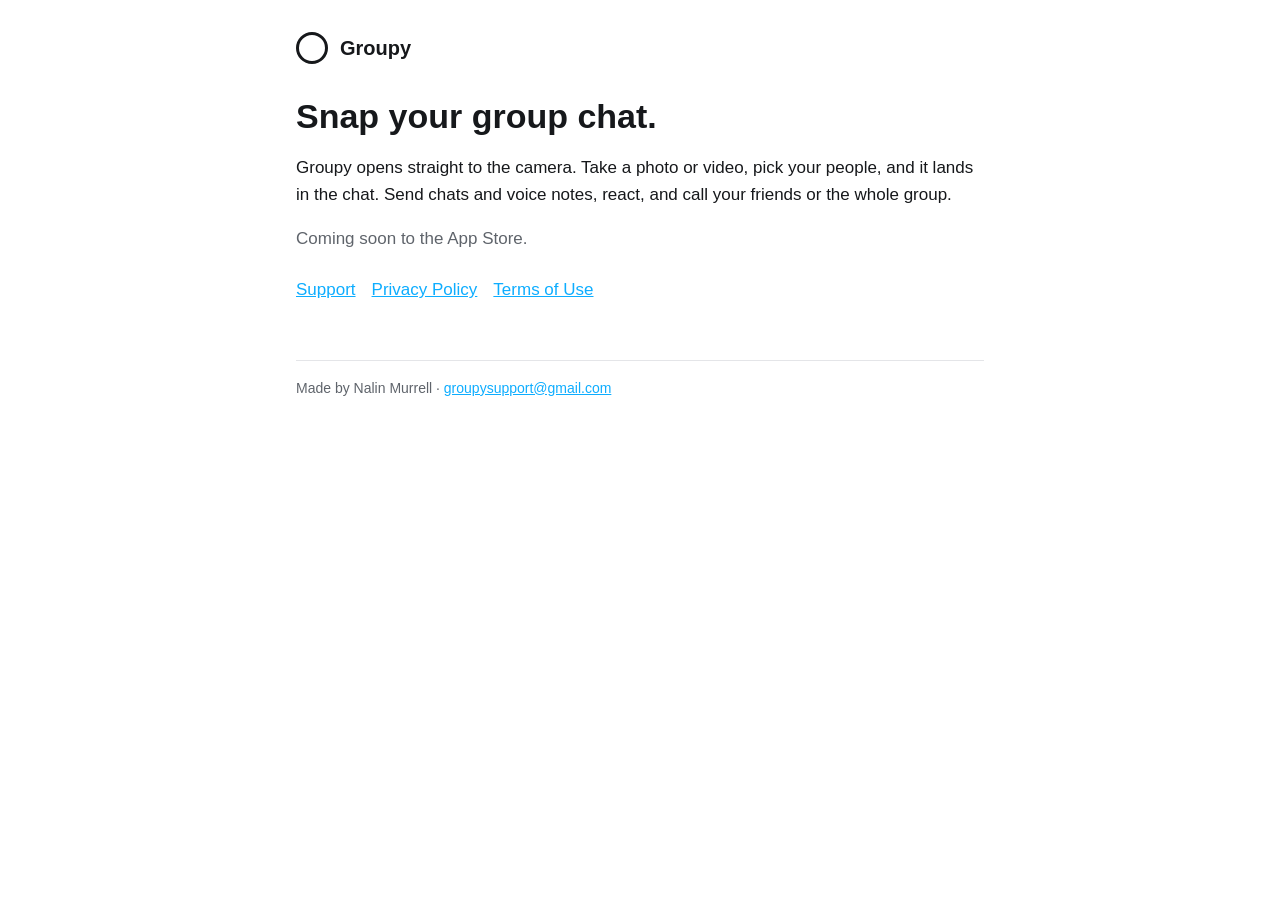
<file: index.html>
<!doctype html>
<html lang="en">
<head>
<meta charset="utf-8">
<meta name="viewport" content="width=device-width, initial-scale=1">
<meta name="google-site-verification" content="tu3xpx2LafSnjE3rWu4LdKJpLtamDyltbLF5Dr56CZM" />
<title>Groupy</title>
<meta name="description" content="Groupy: snap your group chat. Photos, videos, chats, voice notes and calls with your friends.">
<link rel="stylesheet" href="style.css">
</head>
<body>
<main>
<header class="site"><span class="mark"></span><a href="./">Groupy</a></header>

<h1>Snap your group chat.</h1>
<p>Groupy opens straight to the camera. Take a photo or video, pick your people, and it lands in the chat. Send chats and voice notes, react, and call your friends or the whole group.</p>
<p class="muted">Coming soon to the App Store.</p>

<nav class="links">
<a href="support.html">Support</a>
<a href="privacy.html">Privacy Policy</a>
<a href="terms.html">Terms of Use</a>
</nav>

<footer>Made by Nalin Murrell · <a href="mailto:groupysupport@gmail.com">groupysupport@gmail.com</a></footer>
</main>
</body>
</html>
</file>
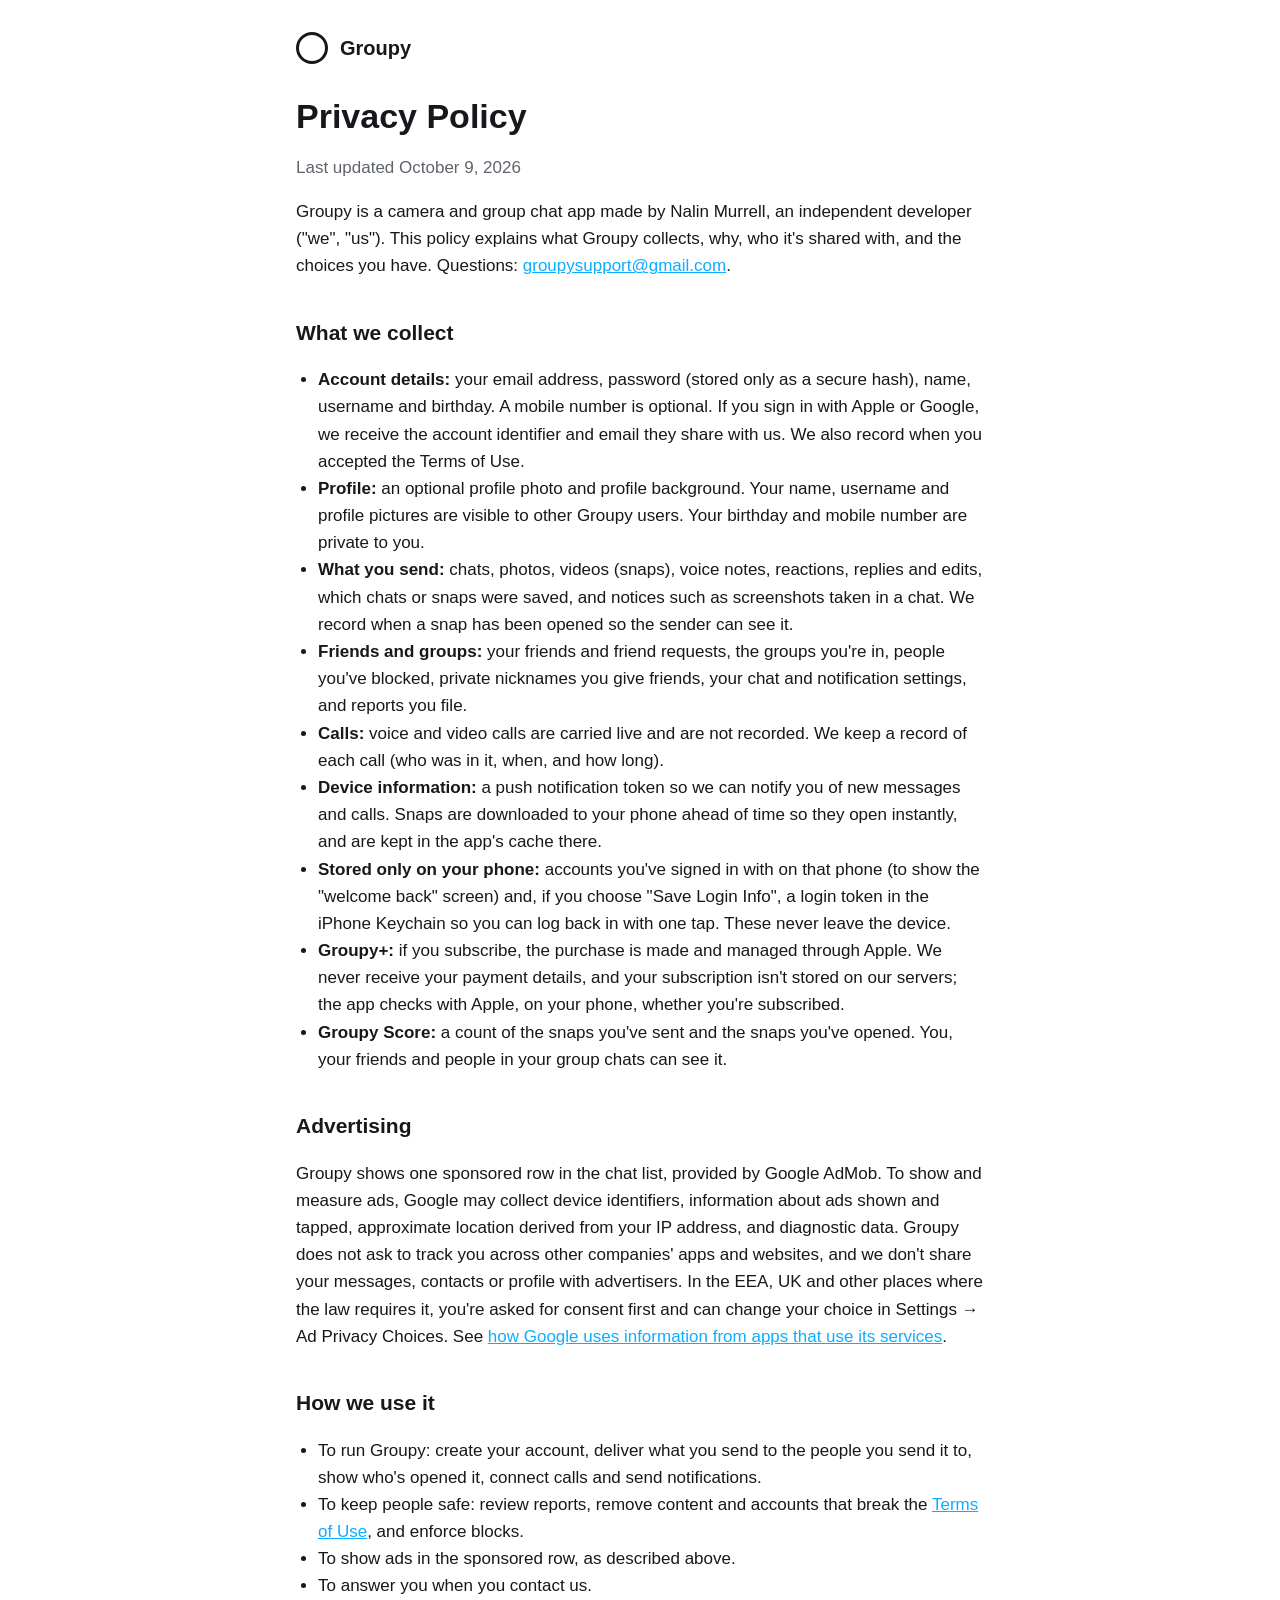
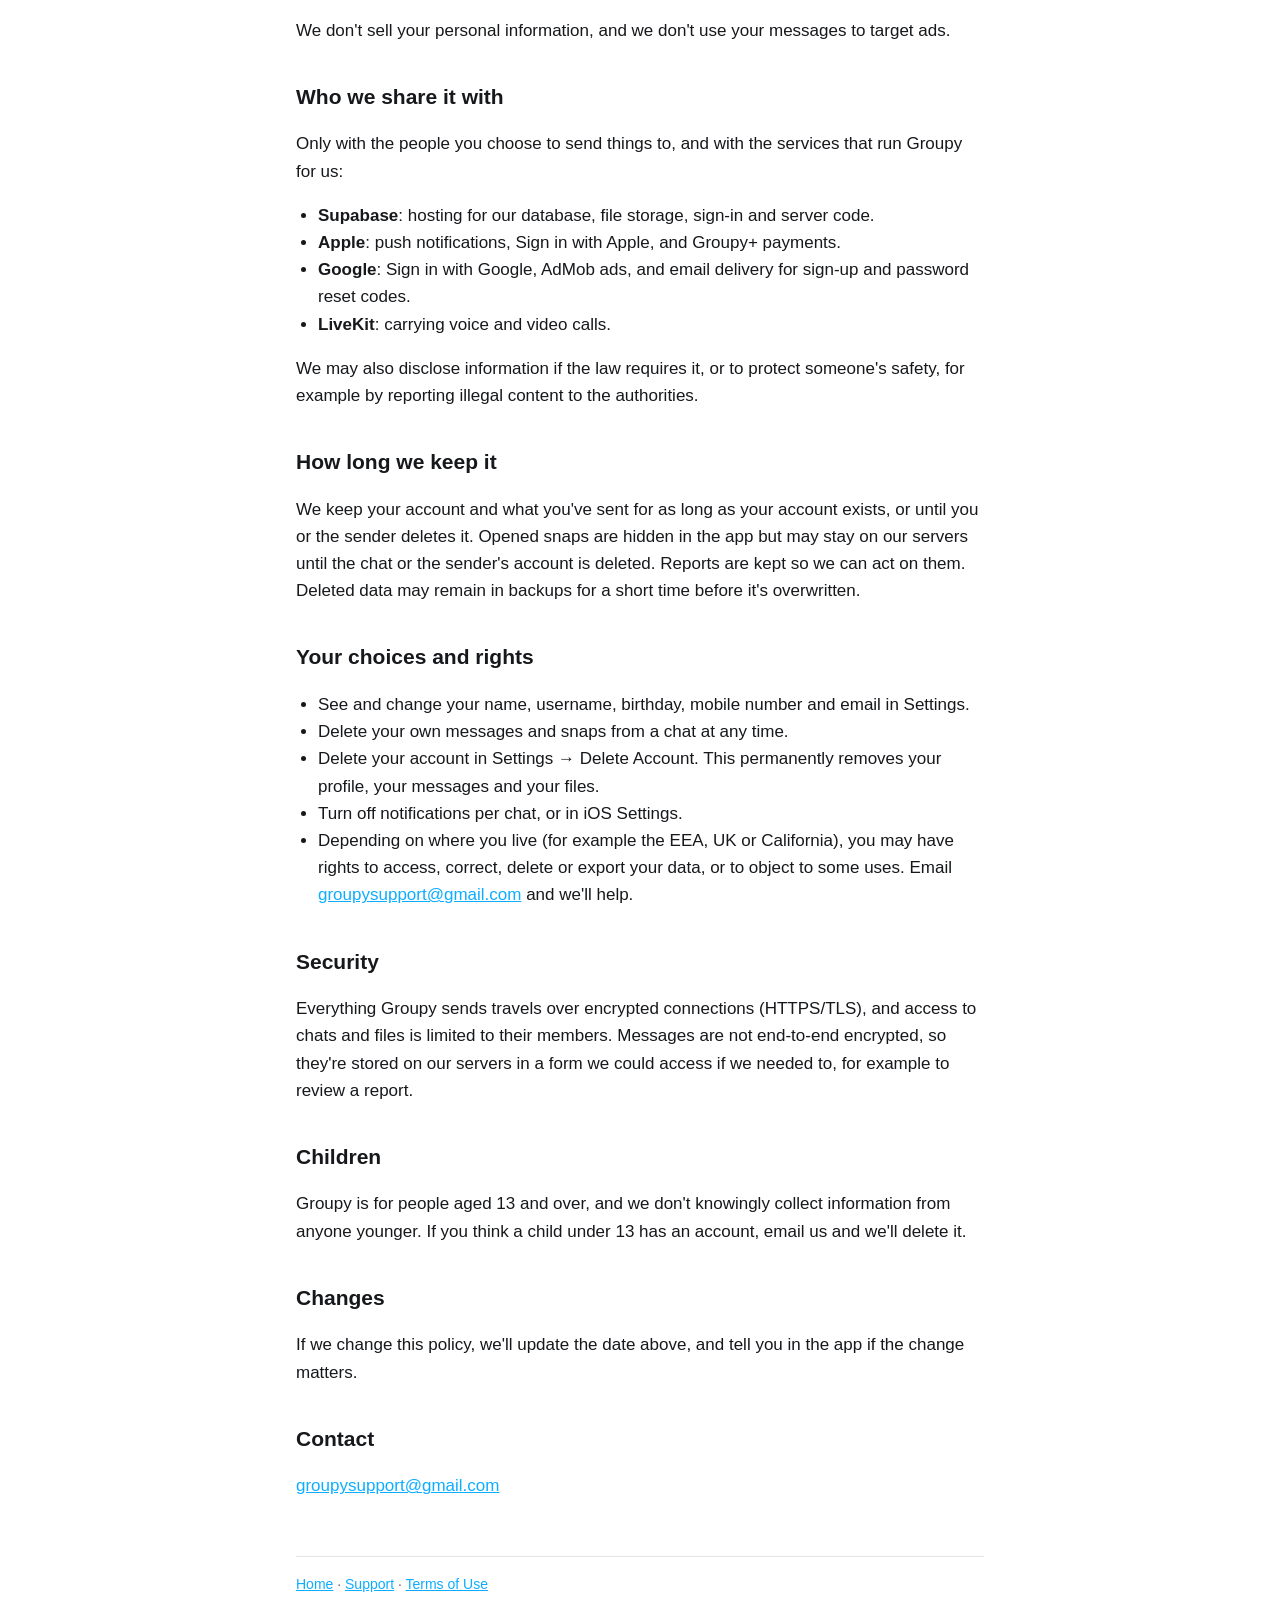
<file: privacy.html>
<!doctype html>
<html lang="en">
<head>
<meta charset="utf-8">
<meta name="viewport" content="width=device-width, initial-scale=1">
<title>Groupy Privacy Policy</title>
<link rel="stylesheet" href="style.css">
</head>
<body>
<main>
<header class="site"><span class="mark"></span><a href="./">Groupy</a></header>

<h1>Privacy Policy</h1>
<p class="muted">Last updated October 9, 2026</p>

<p>Groupy is a camera and group chat app made by Nalin Murrell, an independent developer ("we", "us"). This policy explains what Groupy collects, why, who it's shared with, and the choices you have. Questions: <a href="mailto:groupysupport@gmail.com">groupysupport@gmail.com</a>.</p>

<h2>What we collect</h2>
<ul>
<li><strong>Account details:</strong> your email address, password (stored only as a secure hash), name, username and birthday. A mobile number is optional. If you sign in with Apple or Google, we receive the account identifier and email they share with us. We also record when you accepted the Terms of Use.</li>
<li><strong>Profile:</strong> an optional profile photo and profile background. Your name, username and profile pictures are visible to other Groupy users. Your birthday and mobile number are private to you.</li>
<li><strong>What you send:</strong> chats, photos, videos (snaps), voice notes, reactions, replies and edits, which chats or snaps were saved, and notices such as screenshots taken in a chat. We record when a snap has been opened so the sender can see it.</li>
<li><strong>Friends and groups:</strong> your friends and friend requests, the groups you're in, people you've blocked, private nicknames you give friends, your chat and notification settings, and reports you file.</li>
<li><strong>Calls:</strong> voice and video calls are carried live and are not recorded. We keep a record of each call (who was in it, when, and how long).</li>
<li><strong>Device information:</strong> a push notification token so we can notify you of new messages and calls. Snaps are downloaded to your phone ahead of time so they open instantly, and are kept in the app's cache there.</li>
<li><strong>Stored only on your phone:</strong> accounts you've signed in with on that phone (to show the "welcome back" screen) and, if you choose "Save Login Info", a login token in the iPhone Keychain so you can log back in with one tap. These never leave the device.</li>
<li><strong>Groupy+:</strong> if you subscribe, the purchase is made and managed through Apple. We never receive your payment details, and your subscription isn't stored on our servers; the app checks with Apple, on your phone, whether you're subscribed.</li>
<li><strong>Groupy Score:</strong> a count of the snaps you've sent and the snaps you've opened. You, your friends and people in your group chats can see it.</li>
</ul>

<h2>Advertising</h2>
<p>Groupy shows one sponsored row in the chat list, provided by Google AdMob. To show and measure ads, Google may collect device identifiers, information about ads shown and tapped, approximate location derived from your IP address, and diagnostic data. Groupy does not ask to track you across other companies' apps and websites, and we don't share your messages, contacts or profile with advertisers. In the EEA, UK and other places where the law requires it, you're asked for consent first and can change your choice in Settings → Ad Privacy Choices. See <a href="https://policies.google.com/technologies/partner-sites">how Google uses information from apps that use its services</a>.</p>

<h2>How we use it</h2>
<ul>
<li>To run Groupy: create your account, deliver what you send to the people you send it to, show who's opened it, connect calls and send notifications.</li>
<li>To keep people safe: review reports, remove content and accounts that break the <a href="terms.html">Terms of Use</a>, and enforce blocks.</li>
<li>To show ads in the sponsored row, as described above.</li>
<li>To answer you when you contact us.</li>
</ul>
<p>We don't sell your personal information, and we don't use your messages to target ads.</p>

<h2>Who we share it with</h2>
<p>Only with the people you choose to send things to, and with the services that run Groupy for us:</p>
<ul>
<li><strong>Supabase</strong>: hosting for our database, file storage, sign-in and server code.</li>
<li><strong>Apple</strong>: push notifications, Sign in with Apple, and Groupy+ payments.</li>
<li><strong>Google</strong>: Sign in with Google, AdMob ads, and email delivery for sign-up and password reset codes.</li>
<li><strong>LiveKit</strong>: carrying voice and video calls.</li>
</ul>
<p>We may also disclose information if the law requires it, or to protect someone's safety, for example by reporting illegal content to the authorities.</p>

<h2>How long we keep it</h2>
<p>We keep your account and what you've sent for as long as your account exists, or until you or the sender deletes it. Opened snaps are hidden in the app but may stay on our servers until the chat or the sender's account is deleted. Reports are kept so we can act on them. Deleted data may remain in backups for a short time before it's overwritten.</p>

<h2>Your choices and rights</h2>
<ul>
<li>See and change your name, username, birthday, mobile number and email in Settings.</li>
<li>Delete your own messages and snaps from a chat at any time.</li>
<li>Delete your account in Settings → Delete Account. This permanently removes your profile, your messages and your files.</li>
<li>Turn off notifications per chat, or in iOS Settings.</li>
<li>Depending on where you live (for example the EEA, UK or California), you may have rights to access, correct, delete or export your data, or to object to some uses. Email <a href="mailto:groupysupport@gmail.com">groupysupport@gmail.com</a> and we'll help.</li>
</ul>

<h2>Security</h2>
<p>Everything Groupy sends travels over encrypted connections (HTTPS/TLS), and access to chats and files is limited to their members. Messages are not end-to-end encrypted, so they're stored on our servers in a form we could access if we needed to, for example to review a report.</p>

<h2>Children</h2>
<p>Groupy is for people aged 13 and over, and we don't knowingly collect information from anyone younger. If you think a child under 13 has an account, email us and we'll delete it.</p>

<h2>Changes</h2>
<p>If we change this policy, we'll update the date above, and tell you in the app if the change matters.</p>

<h2>Contact</h2>
<p><a href="mailto:groupysupport@gmail.com">groupysupport@gmail.com</a></p>

<footer><a href="./">Home</a> · <a href="support.html">Support</a> · <a href="terms.html">Terms of Use</a></footer>
</main>
</body>
</html>
</file>
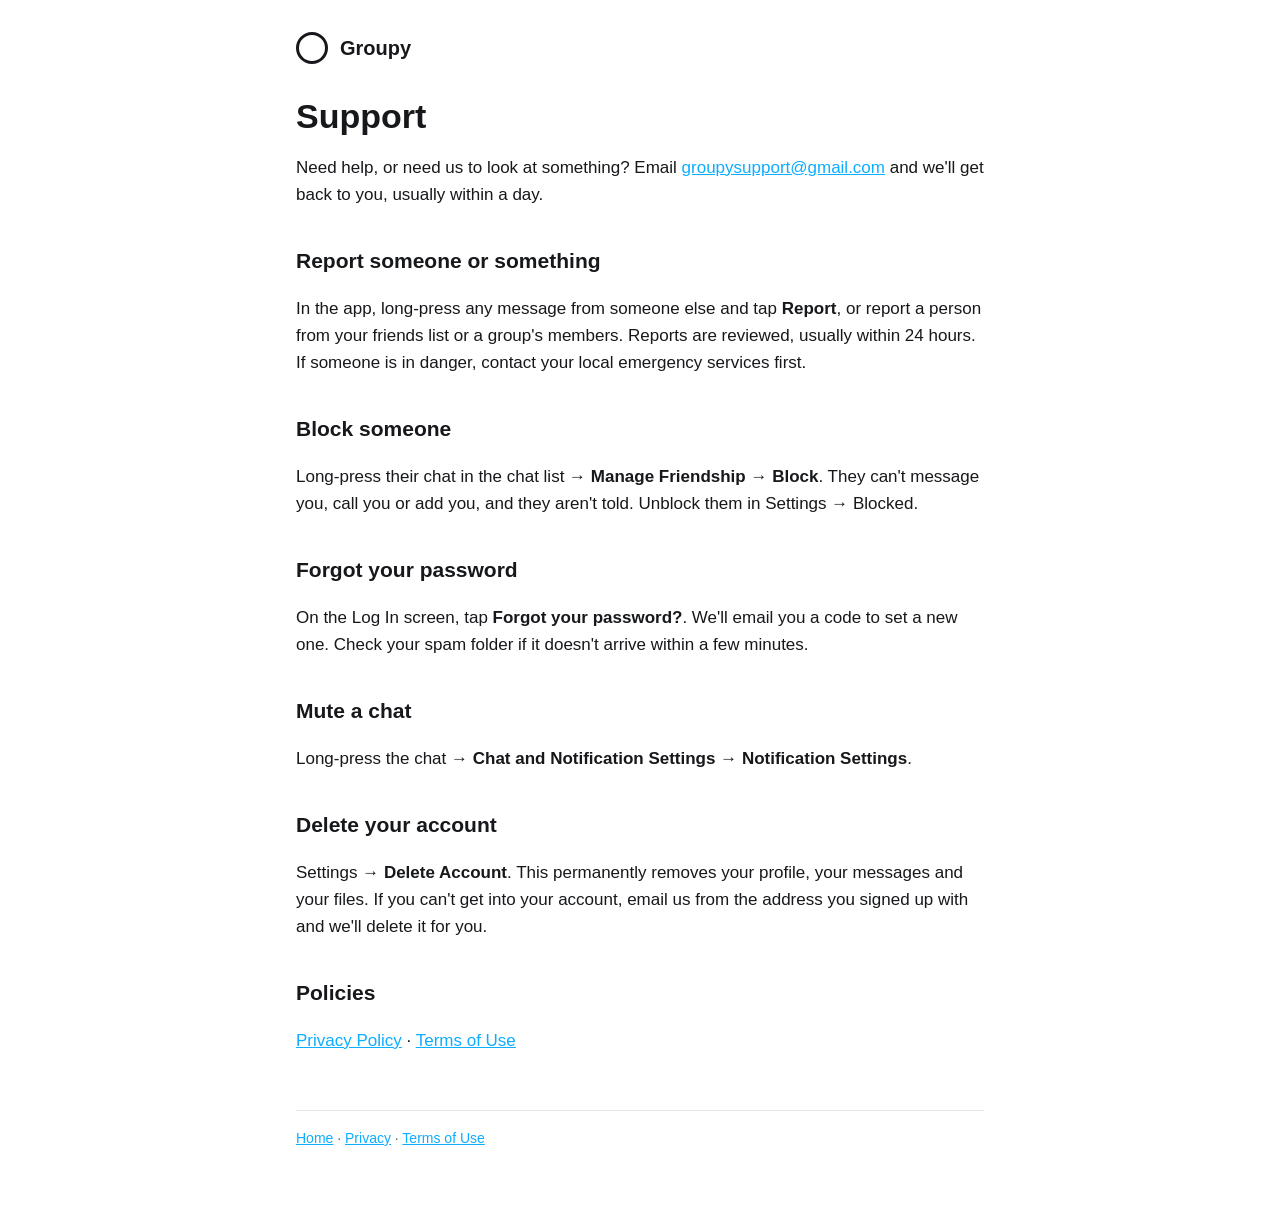
<file: support.html>
<!doctype html>
<html lang="en">
<head>
<meta charset="utf-8">
<meta name="viewport" content="width=device-width, initial-scale=1">
<title>Groupy Support</title>
<link rel="stylesheet" href="style.css">
</head>
<body>
<main>
<header class="site"><span class="mark"></span><a href="./">Groupy</a></header>

<h1>Support</h1>
<p>Need help, or need us to look at something? Email <a href="mailto:groupysupport@gmail.com">groupysupport@gmail.com</a> and we'll get back to you, usually within a day.</p>

<h2>Report someone or something</h2>
<p>In the app, long-press any message from someone else and tap <strong>Report</strong>, or report a person from your friends list or a group's members. Reports are reviewed, usually within 24 hours. If someone is in danger, contact your local emergency services first.</p>

<h2>Block someone</h2>
<p>Long-press their chat in the chat list → <strong>Manage Friendship</strong> → <strong>Block</strong>. They can't message you, call you or add you, and they aren't told. Unblock them in Settings → Blocked.</p>

<h2>Forgot your password</h2>
<p>On the Log In screen, tap <strong>Forgot your password?</strong>. We'll email you a code to set a new one. Check your spam folder if it doesn't arrive within a few minutes.</p>

<h2>Mute a chat</h2>
<p>Long-press the chat → <strong>Chat and Notification Settings</strong> → <strong>Notification Settings</strong>.</p>

<h2>Delete your account</h2>
<p>Settings → <strong>Delete Account</strong>. This permanently removes your profile, your messages and your files. If you can't get into your account, email us from the address you signed up with and we'll delete it for you.</p>

<h2>Policies</h2>
<p><a href="privacy.html">Privacy Policy</a> · <a href="terms.html">Terms of Use</a></p>

<footer><a href="./">Home</a> · <a href="privacy.html">Privacy</a> · <a href="terms.html">Terms of Use</a></footer>
</main>
</body>
</html>
</file>
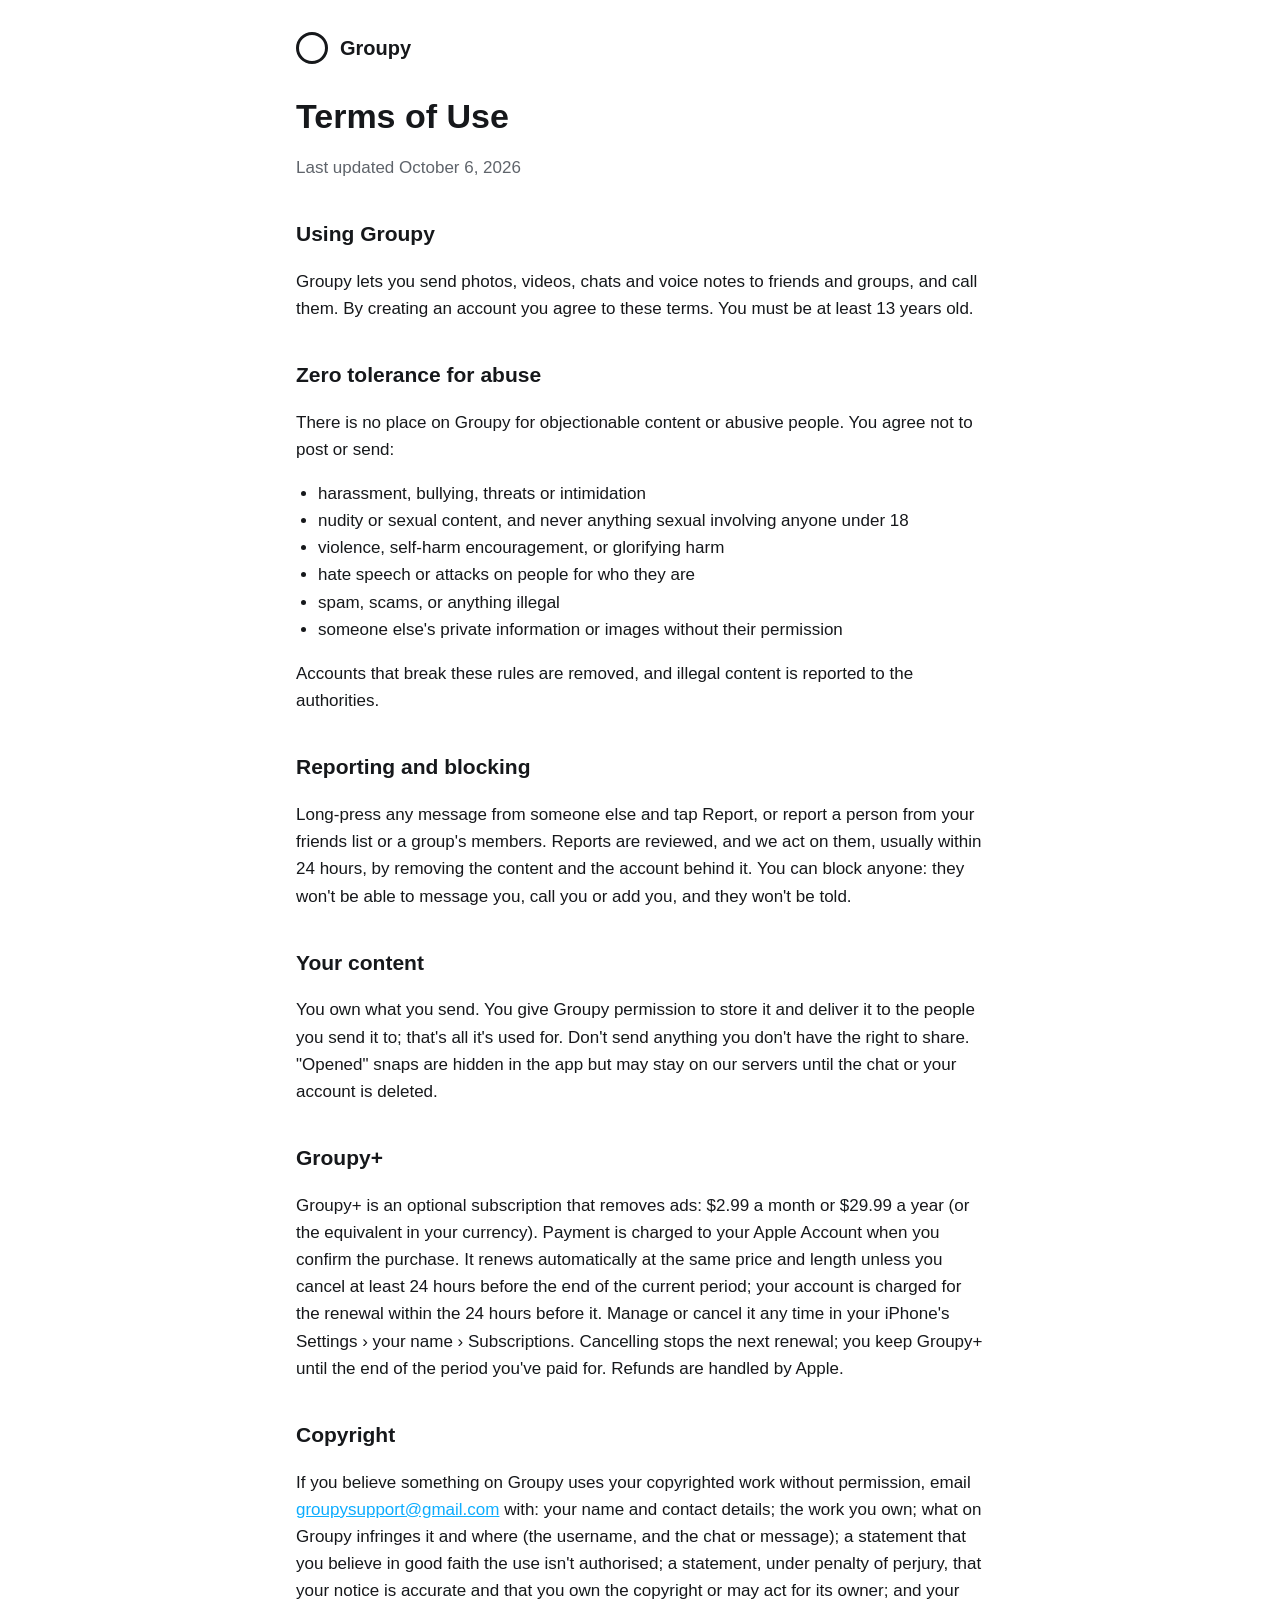
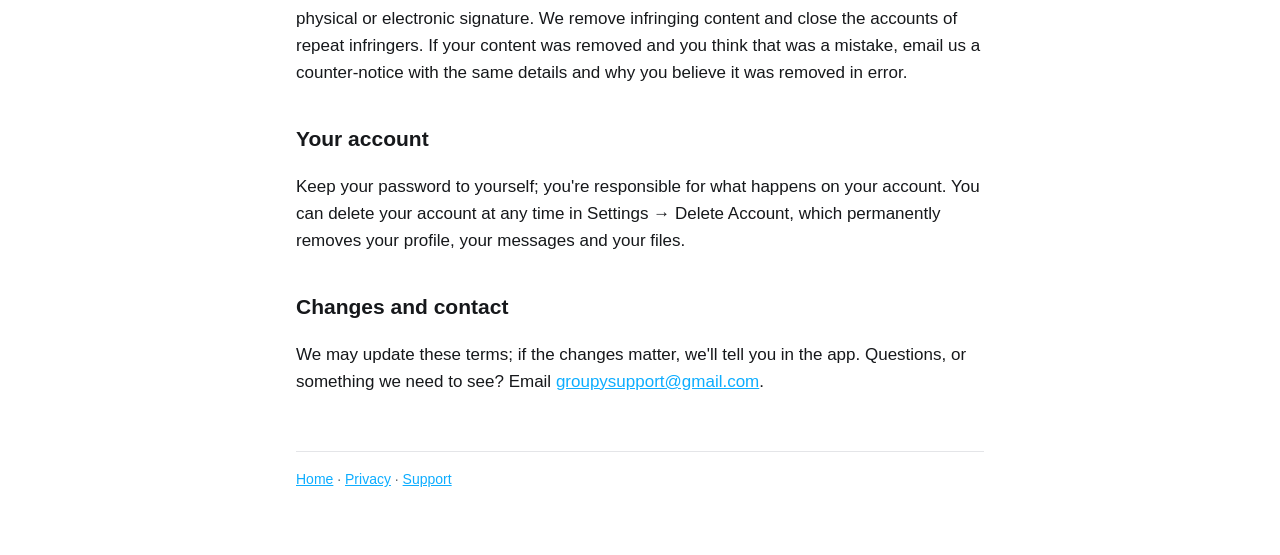
<file: terms.html>
<!doctype html>
<html lang="en">
<head>
<meta charset="utf-8">
<meta name="viewport" content="width=device-width, initial-scale=1">
<title>Groupy Terms of Use</title>
<link rel="stylesheet" href="style.css">
</head>
<body>
<main>
<header class="site"><span class="mark"></span><a href="./">Groupy</a></header>

<h1>Terms of Use</h1>
<p class="muted">Last updated October 6, 2026</p>

<h2>Using Groupy</h2>
<p>Groupy lets you send photos, videos, chats and voice notes to friends and groups, and call them. By creating an account you agree to these terms. You must be at least 13 years old.</p>

<h2>Zero tolerance for abuse</h2>
<p>There is no place on Groupy for objectionable content or abusive people. You agree not to post or send:</p>
<ul>
<li>harassment, bullying, threats or intimidation</li>
<li>nudity or sexual content, and never anything sexual involving anyone under 18</li>
<li>violence, self-harm encouragement, or glorifying harm</li>
<li>hate speech or attacks on people for who they are</li>
<li>spam, scams, or anything illegal</li>
<li>someone else's private information or images without their permission</li>
</ul>
<p>Accounts that break these rules are removed, and illegal content is reported to the authorities.</p>

<h2>Reporting and blocking</h2>
<p>Long-press any message from someone else and tap Report, or report a person from your friends list or a group's members. Reports are reviewed, and we act on them, usually within 24 hours, by removing the content and the account behind it. You can block anyone: they won't be able to message you, call you or add you, and they won't be told.</p>

<h2>Your content</h2>
<p>You own what you send. You give Groupy permission to store it and deliver it to the people you send it to; that's all it's used for. Don't send anything you don't have the right to share. "Opened" snaps are hidden in the app but may stay on our servers until the chat or your account is deleted.</p>

<h2>Groupy+</h2>
<p>Groupy+ is an optional subscription that removes ads: $2.99 a month or $29.99 a year (or the equivalent in your currency). Payment is charged to your Apple Account when you confirm the purchase. It renews automatically at the same price and length unless you cancel at least 24 hours before the end of the current period; your account is charged for the renewal within the 24 hours before it. Manage or cancel it any time in your iPhone's Settings › your name › Subscriptions. Cancelling stops the next renewal; you keep Groupy+ until the end of the period you've paid for. Refunds are handled by Apple.</p>

<h2>Copyright</h2>
<p>If you believe something on Groupy uses your copyrighted work without permission, email <a href="mailto:groupysupport@gmail.com">groupysupport@gmail.com</a> with: your name and contact details; the work you own; what on Groupy infringes it and where (the username, and the chat or message); a statement that you believe in good faith the use isn't authorised; a statement, under penalty of perjury, that your notice is accurate and that you own the copyright or may act for its owner; and your physical or electronic signature. We remove infringing content and close the accounts of repeat infringers. If your content was removed and you think that was a mistake, email us a counter-notice with the same details and why you believe it was removed in error.</p>

<h2>Your account</h2>
<p>Keep your password to yourself; you're responsible for what happens on your account. You can delete your account at any time in Settings → Delete Account, which permanently removes your profile, your messages and your files.</p>

<h2>Changes and contact</h2>
<p>We may update these terms; if the changes matter, we'll tell you in the app. Questions, or something we need to see? Email <a href="mailto:groupysupport@gmail.com">groupysupport@gmail.com</a>.</p>

<footer><a href="./">Home</a> · <a href="privacy.html">Privacy</a> · <a href="support.html">Support</a></footer>
</main>
</body>
</html>
</file>
<file: style.css>
:root { --bg: #ffffff; --ink: #16181b; --muted: #5f646b; --rule: #e4e5e8; --accent: #0dadff; }
@media (prefers-color-scheme: dark) { :root { --bg: #0b0b0c; --ink: #f2f3f5; --muted: #9a9fa6; --rule: #26282c; --accent: #3cbcff; } }
* { box-sizing: border-box; }
body { margin: 0; background: var(--bg); color: var(--ink); font: 17px/1.6 -apple-system, BlinkMacSystemFont, "Segoe UI", Roboto, sans-serif; }
main { max-width: 720px; margin: 0 auto; padding: 32px 16px 64px; }
header.site { display: flex; align-items: center; gap: 12px; margin-bottom: 32px; }
header.site a { color: inherit; text-decoration: none; font-weight: 700; font-size: 20px; }
.mark { width: 32px; height: 32px; border-radius: 50%; border: 3px solid var(--ink); display: inline-block; }
h1 { font-size: 34px; line-height: 1.2; margin: 0 0 8px; }
h2 { font-size: 21px; margin: 36px 0 8px; }
p, li { color: var(--ink); }
.muted { color: var(--muted); }
a { color: var(--accent); }
ul { padding-left: 22px; }
nav.links { display: flex; flex-wrap: wrap; gap: 16px; margin-top: 24px; }
footer { margin-top: 56px; padding-top: 16px; border-top: 1px solid var(--rule); color: var(--muted); font-size: 14px; }
</file>
